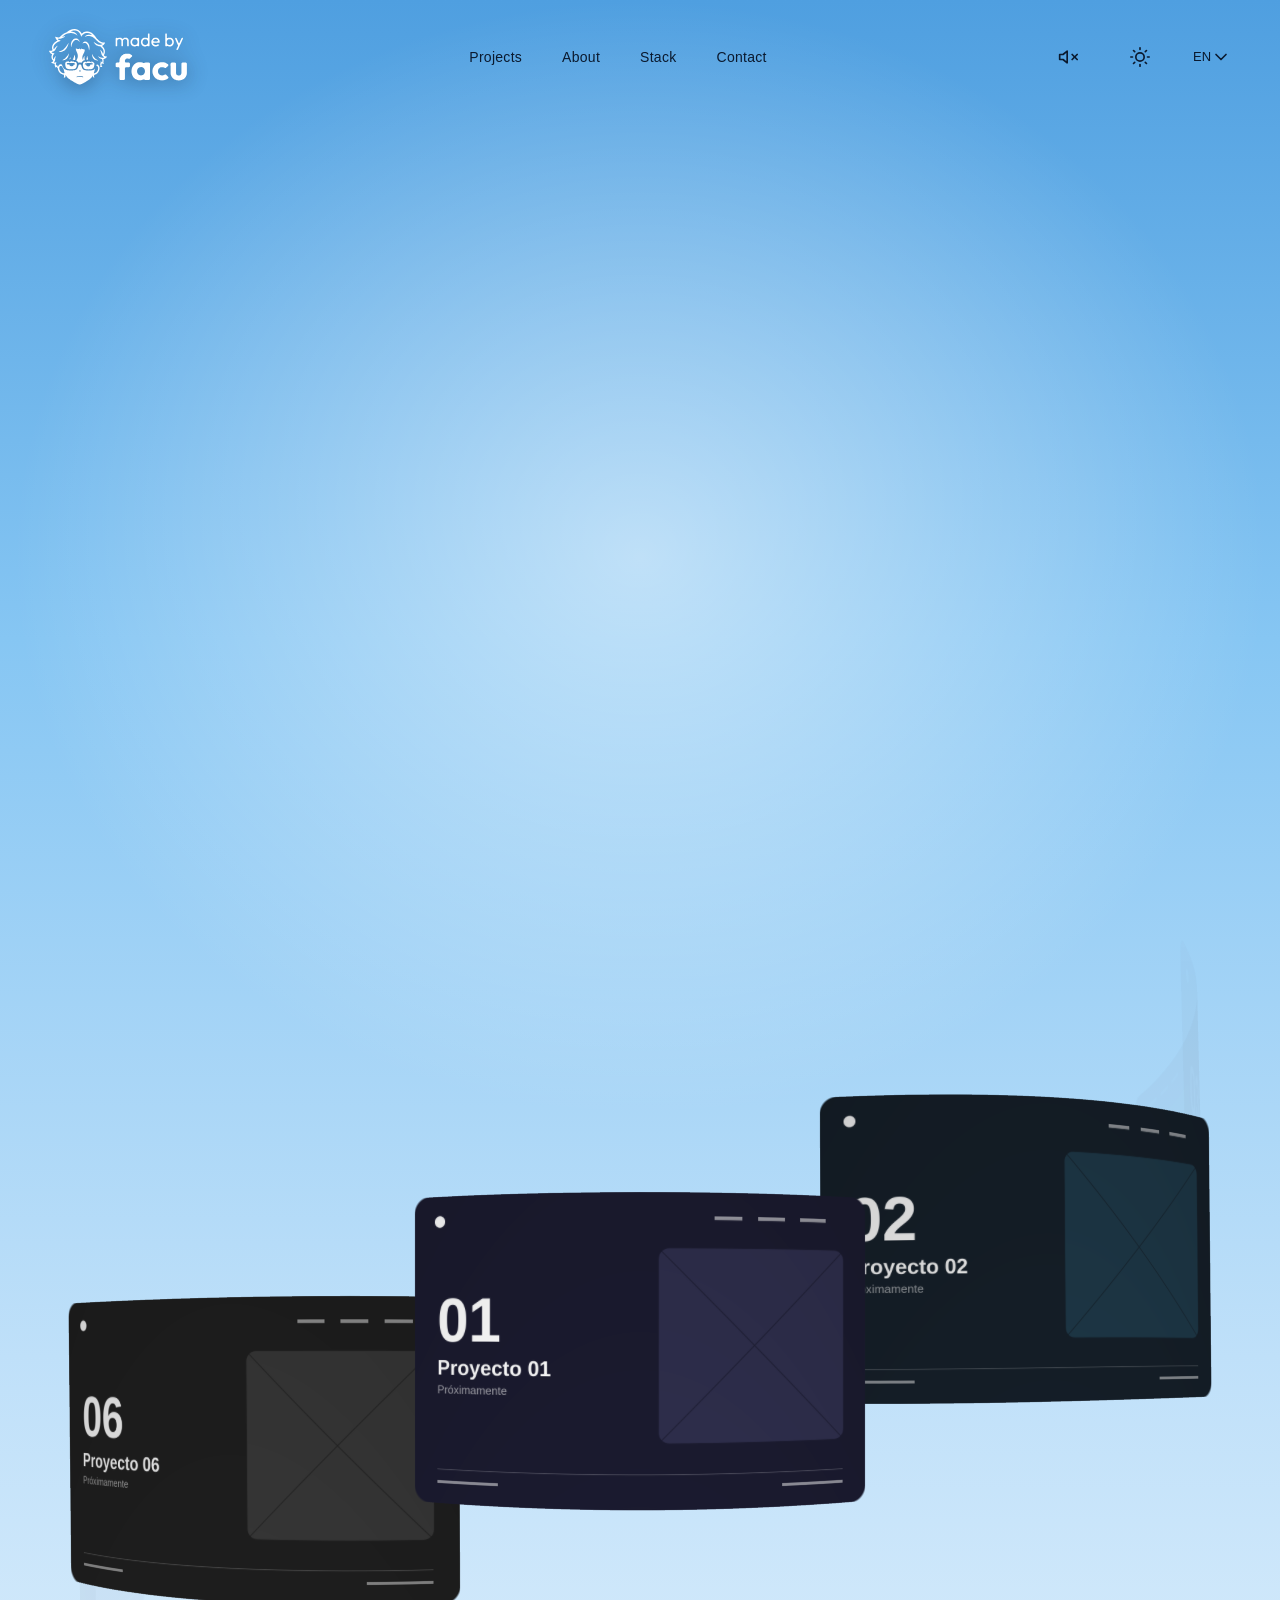
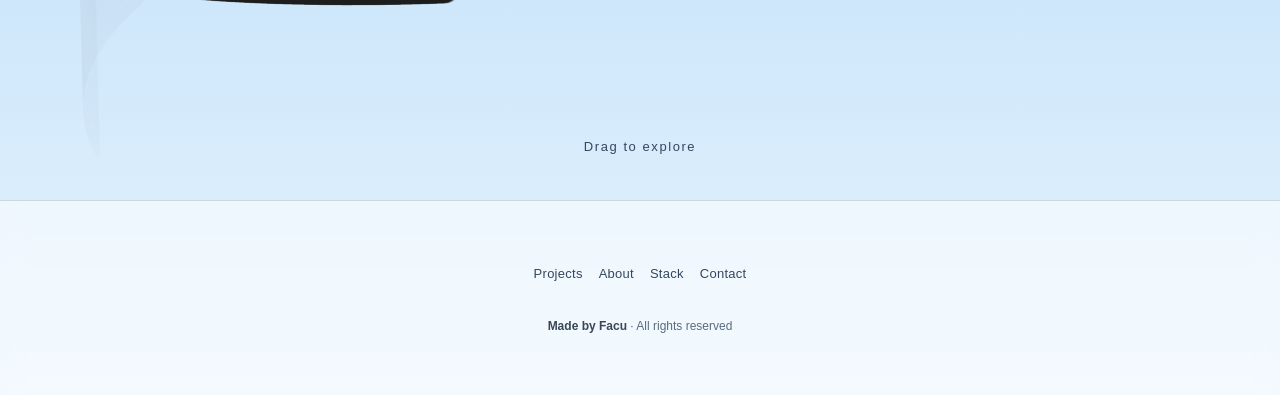
<file: index.html>
<!doctype html>
<html lang="es" class="no-js" data-page="home">
<head>
  <meta charset="utf-8">
  <meta name="viewport" content="width=device-width, initial-scale=1">
  <title>Facundo Cabrera — Estudiante de programación | Portafolio</title>
  <meta name="description" content="Portafolio de Facundo Cabrera, estudiante de programación: proyectos web, stack tecnológico y contacto.">
  <meta name="theme-color" content="#0a0a0a">
  <meta property="og:type" content="website">
  <meta property="og:site_name" content="Facundo Cabrera">
  <meta property="og:title" content="Facundo Cabrera — Estudiante de programación | Portafolio">
  <meta property="og:description" content="Portafolio de Facundo Cabrera, estudiante de programación: proyectos web, stack tecnológico y contacto.">
  <meta property="og:image" content="https://facucabrerautn-maker.github.io/mi-portafolio/assets/og-image.jpg">
  <meta property="og:locale" content="es_AR">
  <meta name="twitter:card" content="summary_large_image">
  <link rel="icon" href="assets/favicon.png" type="image/png">
  <script>document.documentElement.className = 'js';</script>
  <script src="js/layout.js"></script>
  <link rel="stylesheet" href="css/styles.css">
</head>
<body>
  <site-loader></site-loader>
  <site-header></site-header>

  <main id="inicio" tabindex="-1">

    <!-- Cielo unificado: estrellas (oscuro) / nubes (claro) — js/sky.js -->
    <canvas class="site-sky" id="sky" aria-hidden="true"></canvas>

    <section class="home" aria-labelledby="titulo-inicio">

      <h1 class="sr-only" id="titulo-inicio">Facundo Cabrera — Estudiante de programación</h1>

      <div class="home__content">
        <div class="home__ornament" aria-hidden="true">
          <svg viewBox="0 0 24 24" focusable="false"><path fill="currentColor" d="M12 0c.7 6.4 4.6 10.3 12 12-7.4 1.7-11.3 5.6-12 12-.7-6.4-4.6-10.3-12-12C7.4 10.3 11.3 6.4 12 0z"/></svg>
        </div>
        <p class="home__message" data-i18n="home.message">Si tenés una idea en mente o querés que <em>trabajemos juntos</em>, me encantará escucharte.</p>
      </div>

      <!-- Personaje acostado en una isla flotante: recorte con transparencia, abajo a la derecha -->
      <figure class="home__character">
        <img src="assets/personaje-acostado.webp" width="1400" height="788" decoding="async"
             alt="Ilustración 3D de Facu acostado sobre una isla flotante de pasto, con anteojos y remera negra, mirando el cielo">
      </figure>
    </section>

    <!-- Proyectos: carrete 3D. Los proyectos se editan en js/projects-data.js -->
    <section class="work" id="proyectos" data-i18n-label="nav.projects" aria-label="Proyectos">
      <canvas class="work__canvas" id="reel" tabindex="0" role="group" data-i18n-label="a11y.reel" aria-label="Carrete de proyectos"></canvas>
      <ul class="work__grid" id="reel-fallback" hidden></ul>
      <p class="work__hint" id="reel-hint" data-i18n="home.hint">Arrastrá para explorar</p>
      <p class="sr-only" id="reel-live" aria-live="polite"></p>
    </section>

    <site-footer></site-footer>

  </main>

  <script src="js/i18n.js"></script>
  <script src="assets/logo-paths.js"></script>
  <script src="js/loader.js"></script>
  <script src="js/sky.js"></script>
  <script src="js/projects-data.js"></script>
  <script src="js/projects-reel.js"></script>
  <script src="js/site-header.js"></script>
</body>
</html>
</file>
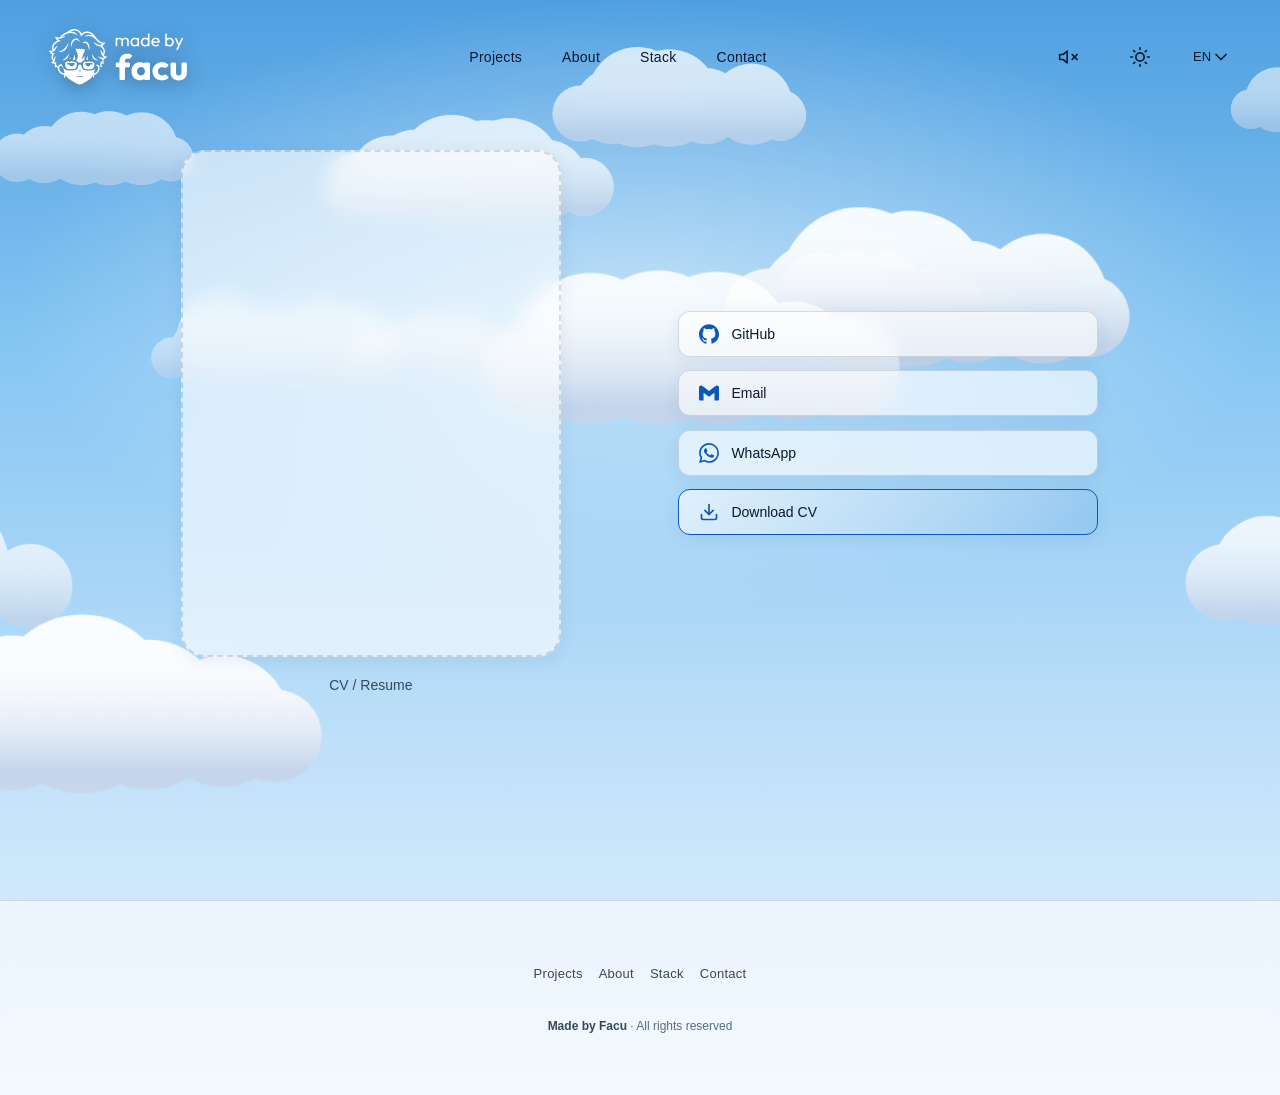
<file: contacto.html>
<!doctype html>
<html lang="es" class="no-js" data-page="contact">
<head>
  <meta charset="utf-8">
  <meta name="viewport" content="width=device-width, initial-scale=1">
  <title>Contacto — Facundo Cabrera</title>
  <meta name="description" content="Contactá a Facundo Cabrera: GitHub, email y WhatsApp.">
  <meta name="theme-color" content="#0a0a0a">
  <meta property="og:type" content="website">
  <meta property="og:site_name" content="Facundo Cabrera">
  <meta property="og:title" content="Contacto — Facundo Cabrera">
  <meta property="og:description" content="Contactá a Facundo Cabrera: GitHub, email y WhatsApp.">
  <meta property="og:image" content="https://facucabrerautn-maker.github.io/mi-portafolio/assets/og-image.jpg">
  <meta property="og:locale" content="es_AR">
  <meta name="twitter:card" content="summary_large_image">
  <link rel="icon" href="assets/favicon.png" type="image/png">
  <script>document.documentElement.className = 'js';</script>
  <script src="js/layout.js"></script>
  <link rel="stylesheet" href="css/styles.css">
</head>
<body>
  <site-loader></site-loader>
  <site-header></site-header>

  <main id="contacto" tabindex="-1">

    <!-- Cielo unificado: estrellas (oscuro) / nubes (claro) — js/sky.js -->
    <canvas class="site-sky" id="sky" aria-hidden="true"></canvas>

    <!-- Contacto -->
    <section class="contact-page" aria-labelledby="contact-title">
      <div class="contact-page__inner">
        <h1 class="sr-only" id="contact-title" data-i18n="contact.title">Contacto</h1>
        <div class="contact-page__layout">
          <!-- Lado izquierdo: placeholder CV -->
          <div class="contact-page__cv-placeholder" aria-hidden="true">
            <div class="contact-page__cv-image">
              <!-- Aquí irá el PNG del CV -->
            </div>
            <span class="contact-page__cv-label" data-i18n="contact.cvLabel">CV / Curriculum</span>
          </div>

          <!-- Lado derecho: cápsulas de contacto en pila -->
          <div class="contact-page__actions" data-i18n-label="a11y.contactMethods" aria-label="Métodos de contacto">
            <div class="contact-page__links">
              <!-- Se llena dinámicamente desde js/contact-page.js -->
            </div>
            <!-- Cápsula extra: Descargar CV (placeholder) -->
            <a class="contact-page__link contact-page__link--cv" href="#" data-i18n-label="contact.downloadCv" aria-label="Descargar CV">
              <span class="contact-page__icon" aria-hidden="true">
                <svg viewBox="0 0 24 24" fill="none" stroke="currentColor" stroke-width="2" stroke-linecap="round" stroke-linejoin="round"><path d="M21 15v4a2 2 0 0 1-2 2H5a2 2 0 0 1-2-2v-4"/><polyline points="7 10 12 15 17 10"/><line x1="12" y1="15" x2="12" y2="3"/></svg>
              </span>
              <span class="contact-page__text" data-i18n="contact.downloadCv">Descargar CV</span>
            </a>
          </div>
        </div>
      </div>
    </section>

    <site-footer></site-footer>

  </main>

  <script src="js/i18n.js"></script>
  <script src="js/icons.js"></script>
  <script src="assets/logo-paths.js"></script>
  <script src="js/loader.js"></script>
  <script src="js/sky.js"></script>
  <script src="js/contact-page.js"></script>
  <script src="js/site-header.js"></script>
</body>
</html>
</file>
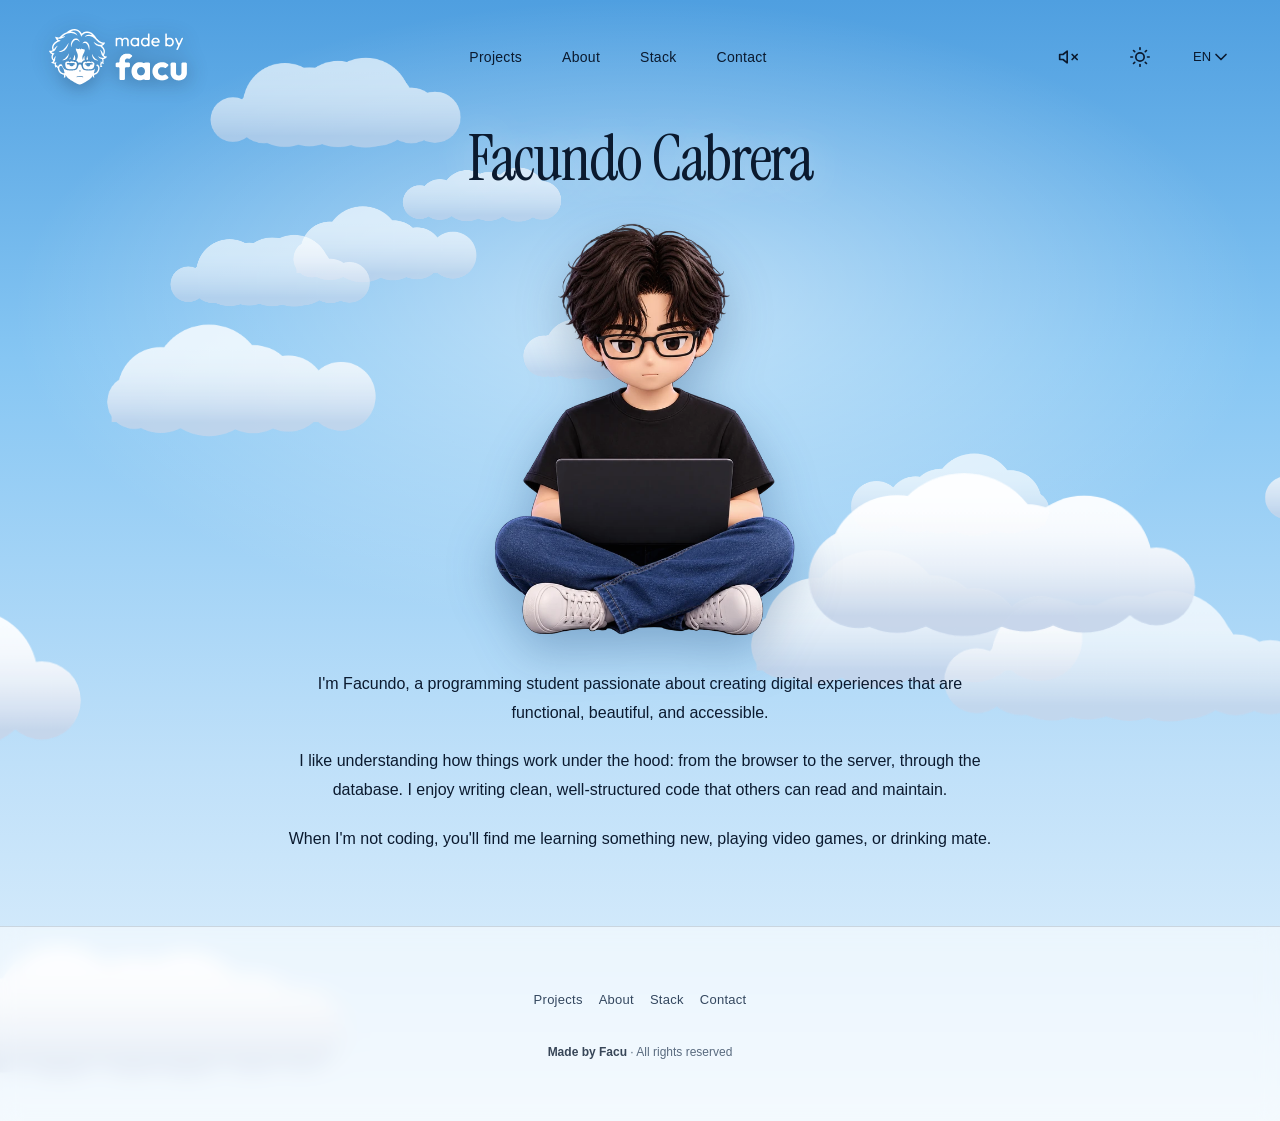
<file: sobre-mi.html>
<!doctype html>
<html lang="es" class="no-js" data-page="about">
<head>
  <meta charset="utf-8">
  <meta name="viewport" content="width=device-width, initial-scale=1">
  <title>Sobre mí — Facundo Cabrera</title>
  <meta name="description" content="Facundo Cabrera, estudiante de programación apasionado por crear experiencias digitales funcionales, bonitas y accesibles.">
  <meta name="theme-color" content="#0a0a0a">
  <meta property="og:type" content="website">
  <meta property="og:site_name" content="Facundo Cabrera">
  <meta property="og:title" content="Sobre mí — Facundo Cabrera">
  <meta property="og:description" content="Facundo Cabrera, estudiante de programación apasionado por crear experiencias digitales funcionales, bonitas y accesibles.">
  <meta property="og:image" content="https://facucabrerautn-maker.github.io/mi-portafolio/assets/og-image.jpg">
  <meta property="og:locale" content="es_AR">
  <meta name="twitter:card" content="summary_large_image">
  <link rel="icon" href="assets/favicon.png" type="image/png">
  <script>document.documentElement.className = 'js';</script>
  <script src="js/layout.js"></script>
  <link rel="stylesheet" href="css/styles.css">
</head>
<body>
  <site-loader></site-loader>
  <site-header></site-header>

  <main id="sobre-mi" tabindex="-1">

    <!-- Cielo unificado: estrellas (oscuro) / nubes (claro) — js/sky.js -->
    <canvas class="site-sky" id="sky" aria-hidden="true"></canvas>

    <!-- Sobre mí: columna centrada con nombre, personaje y texto -->
    <section class="about-page" aria-labelledby="about-title">
      <div class="about-page__inner">
        <div class="about-page__layout">
          <h1 id="about-title" class="about-page__name">Facundo Cabrera</h1>
          <figure class="about-page__character">
            <img src="assets/personaje-sentado.webp" width="720" height="748" decoding="async"
                 alt="Ilustración 3D de Facu sentado con las piernas cruzadas, con anteojos y remera negra, usando una laptop">
          </figure>
          <div class="about-page__text-wrapper" data-i18n="about.content">
            <p>Soy Facundo, estudiante de programación apasionado por crear experiencias digitales que sean funcionales, bonitas y accesibles.</p><p>Me gusta entender cómo funcionan las cosas por dentro: desde el navegador hasta el servidor, pasando por la base de datos. Disfruto escribir código limpio, bien estructurado y que otros puedan leer y mantener.</p><p>Cuando no estoy programando, me encontrarás aprendiendo algo nuevo, jugando videojuegos o tomando mate.</p>
          </div>
        </div>
      </div>
    </section>

    <site-footer></site-footer>

  </main>

  <script src="js/i18n.js"></script>
  <script src="assets/logo-paths.js"></script>
  <script src="js/loader.js"></script>
  <script src="js/sky.js"></script>
  <script src="js/site-header.js"></script>
</body>
</html>
</file>
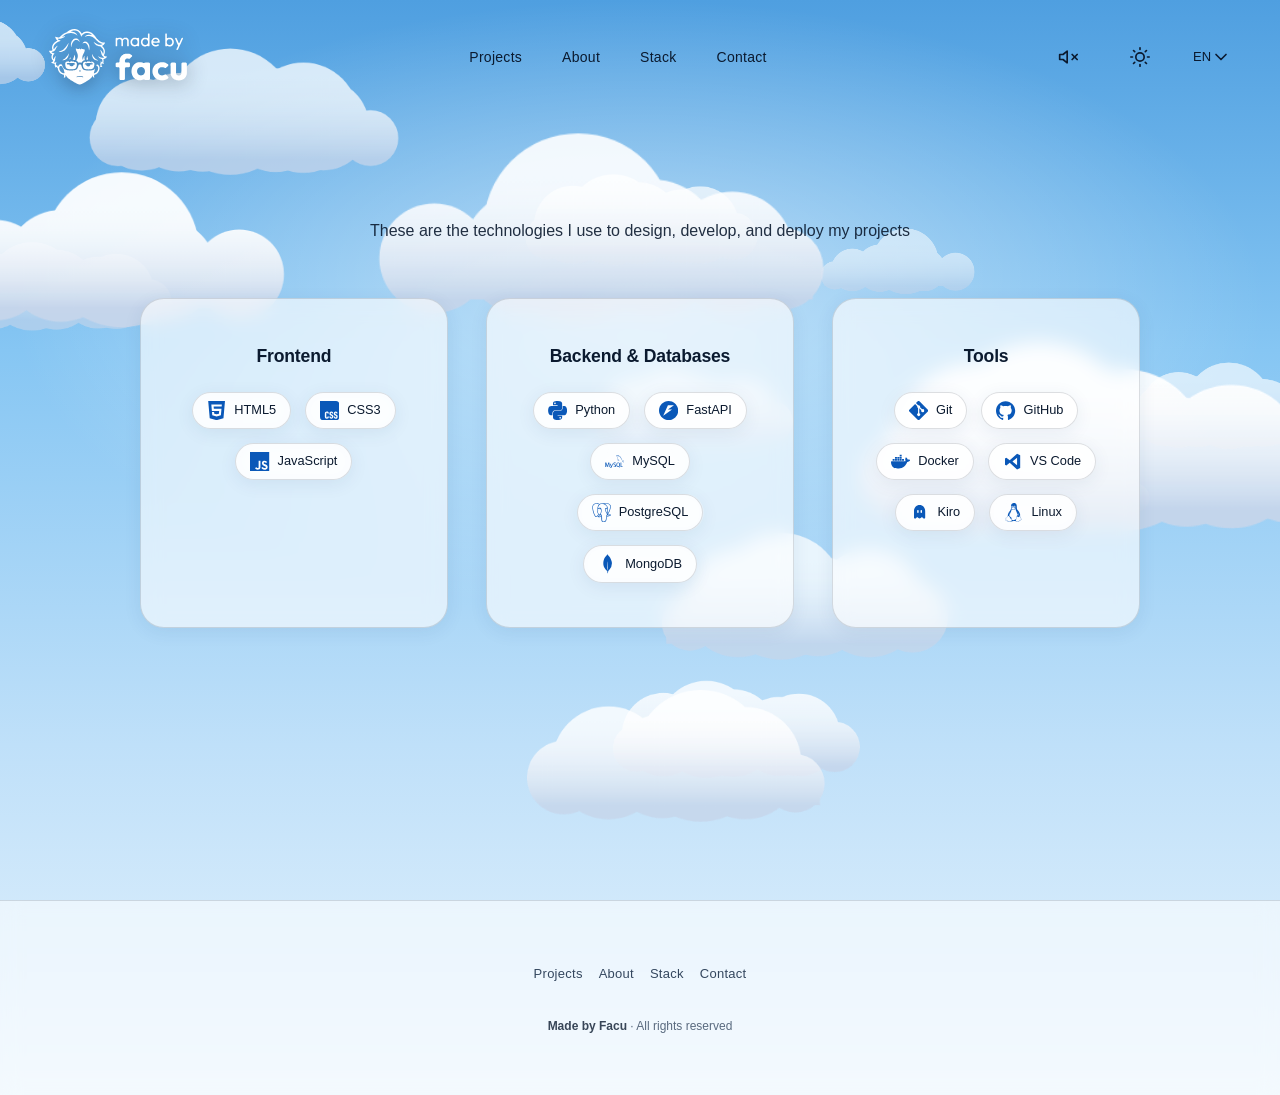
<file: stack.html>
<!doctype html>
<html lang="es" class="no-js" data-page="stack">
<head>
  <meta charset="utf-8">
  <meta name="viewport" content="width=device-width, initial-scale=1">
  <title>Stack tecnológico — Facundo Cabrera</title>
  <meta name="description" content="Tecnologías que uso habitualmente: frontend, backend y bases de datos, y herramientas de desarrollo.">
  <meta name="theme-color" content="#0a0a0a">
  <meta property="og:type" content="website">
  <meta property="og:site_name" content="Facundo Cabrera">
  <meta property="og:title" content="Stack tecnológico — Facundo Cabrera">
  <meta property="og:description" content="Tecnologías que uso habitualmente: frontend, backend y bases de datos, y herramientas de desarrollo.">
  <meta property="og:image" content="https://facucabrerautn-maker.github.io/mi-portafolio/assets/og-image.jpg">
  <meta property="og:locale" content="es_AR">
  <meta name="twitter:card" content="summary_large_image">
  <link rel="icon" href="assets/favicon.png" type="image/png">
  <script>document.documentElement.className = 'js';</script>
  <script src="js/layout.js"></script>
  <link rel="stylesheet" href="css/styles.css">
</head>
<body>
  <site-loader></site-loader>
  <site-header></site-header>

  <main id="stack" tabindex="-1">

    <!-- Cielo unificado: estrellas (oscuro) / nubes (claro) — js/sky.js -->
    <canvas class="site-sky" id="sky" aria-hidden="true"></canvas>

    <!-- Stack / Habilidades -->
    <section class="stack-page" aria-labelledby="stack-title">
      <div class="stack-page__inner">
        <h1 class="sr-only" id="stack-title" data-i18n="stack.title">Stack tecnológico</h1>
        <div class="stack-page__categories">
          <!-- Se llena dinámicamente desde js/stack-data.js -->
        </div>
      </div>
    </section>

    <site-footer></site-footer>

  </main>

  <script src="js/i18n.js"></script>
  <script src="js/icons.js"></script>
  <script src="assets/logo-paths.js"></script>
  <script src="js/loader.js"></script>
  <script src="js/sky.js"></script>
  <script src="js/stack-data.js"></script>
  <script src="js/stack-renderer.js"></script>
  <script src="js/site-header.js"></script>
</body>
</html>
</file>
<file: css/styles.css>
/* ==========================================================================
   Base
   ========================================================================== */
:root {
  /* Dark mode (por defecto) */
  --bg: #0a0a0a;
  --bg-elevated: #111111;
  --fg: #f4f4f2;
  --muted: #8d8d89;
  --accent: #75DCFF;
  --accent-rgb: 117, 220, 255;
  --accent-dim: rgba(117, 220, 255, 0.15);
  --border: rgba(255, 255, 255, 0.12);
  --border-strong: rgba(255, 255, 255, 0.2);
  --card-bg: rgba(255, 255, 255, 0.03);
  --card-hover: rgba(255, 255, 255, 0.06);
  --shadow: rgba(0, 0, 0, 0.4);
  --ease: cubic-bezier(0.37, 0, 0.63, 1); /* easeInOutSine */
}

/* Light mode variables - se aplican con clase .light-mode en <html>.
   Cielo diurno azul: el texto es oscuro (#0b1a2f) y las tarjetas son cristal blanco,
   así el contraste se mantiene alto sobre cualquier parte del degradé. */
html.light-mode {
  --bg: #dcecfb;
  --bg-elevated: #ffffff;
  --fg: #0b1a2f;
  --muted: #34475f;
  --accent: #0a58b8;
  --accent-rgb: 10, 88, 184;
  --accent-dim: rgba(10, 88, 184, 0.12);
  --border: rgba(11, 26, 47, 0.14);
  --border-strong: rgba(11, 26, 47, 0.26);
  --card-bg: rgba(255, 255, 255, 0.62);
  --card-hover: rgba(255, 255, 255, 0.82);
  --shadow: rgba(20, 60, 110, 0.18);
  color-scheme: light;
}

/* Portada en modo claro */
html.light-mode .home__ornament {
  color: var(--accent);
}
html.light-mode .home__ornament svg {
  filter: drop-shadow(0 0 8px rgba(255, 255, 255, 0.8));
}
html.light-mode .home__message {
  color: var(--fg);
  text-shadow: 0 1px 28px rgba(255, 255, 255, 0.6);
}
html.light-mode .home__message em {
  color: var(--accent);
}

html.light-mode .site-header__btn {
  color: var(--fg);
}

/* Logo siempre blanco: en modo claro se apoya en el cielo azul y una sombra suave */
html.light-mode .loader {
  background: linear-gradient(to bottom, #4f9fe0, #86c6f3);
}
html.light-mode .loader__logo,
html.light-mode .site-header__logo {
  filter: drop-shadow(0 2px 10px rgba(11, 26, 47, 0.45));
}

html.light-mode .loader__skip {
  border-color: var(--border);
}
html.light-mode .loader__skip:hover {
  border-color: var(--border-strong);
}

*,
*::before,
*::after {
  box-sizing: border-box;
}

html {
  color-scheme: dark;
  -webkit-text-size-adjust: 100%;
  scroll-behavior: smooth;
}

@media (prefers-reduced-motion: reduce) {
  html {
    scroll-behavior: auto;
  }
}

/* Fondo oscuro único para TODAS las páginas (portada + proyectos incluidos):
   azul profundo en el centro → casi negro en los bordes. */
#inicio {
  outline: none;
}

#inicio,
#sobre-mi,
#stack,
#contacto {
  position: relative;
  background:
    radial-gradient(rgba(255, 255, 255, 0.02) 0.5px, transparent 0.7px) 0 0 / 8px 8px,
    radial-gradient(
      ellipse 85% 60% at 50% 35%,
      #1a3a5c 0%, #14304a 15%, #0e2638 30%, #0a1e2e 45%, #071824 60%,
      #05121a 75%, #030c12 85%, #02080c 95%, #010406 100%
    ),
    var(--bg);
}

/* Modo claro: un único cielo diurno para TODAS las páginas.
   Cenit azul → horizonte casi blanco, más un halo luminoso detrás del contenido. */
html.light-mode #inicio,
html.light-mode #sobre-mi,
html.light-mode #stack,
html.light-mode #contacto {
  background:
    radial-gradient(ellipse 70% 40% at 50% 28%, rgba(255, 255, 255, 0.5) 0%, transparent 70%),
    linear-gradient(to bottom, #4f9fe0 0%, #86c6f3 32%, #bfe0f9 68%, #e6f3fd 100%),
    var(--bg);
}

body {
  margin: 0;
  min-height: 100vh;
  min-height: 100dvh;
  background: var(--bg);
  color: var(--fg);
  font-family: "Inter", "Helvetica Neue", Arial, system-ui, sans-serif;
  line-height: 1.5;
  -webkit-font-smoothing: antialiased;
}

/* Mientras se muestra la pantalla de carga no se puede hacer scroll */
.js body:not(.is-ready) {
  overflow: hidden;
}

.sr-only {
  position: absolute;
  width: 1px;
  height: 1px;
  margin: -1px;
  padding: 0;
  overflow: hidden;
  clip: rect(0, 0, 0, 0);
  white-space: nowrap;
  border: 0;
}

/* ==========================================================================
   Pantalla de carga
   ========================================================================== */
.loader {
  display: none;
  position: fixed;
  inset: 0;
  z-index: 1000;
  align-items: center;
  justify-content: center;
  background: var(--bg);
  opacity: 1;
  transition: opacity 600ms var(--ease);
  /* Red de seguridad: si algo falla, el loader se oculta solo */
  animation: loader-failsafe 1ms linear 15s forwards;
}

.js .loader {
  display: flex;
}

.loader.is-leaving {
  opacity: 0;
  pointer-events: none;
}

@keyframes loader-failsafe {
  to {
    opacity: 0;
    visibility: hidden;
    pointer-events: none;
  }
}

.loader__stage {
  display: flex;
  align-items: center;
  justify-content: center;
  width: 100%;
}

/* Logo + texto: un único dibujo centrado */
.loader__logo {
  display: block;
  width: clamp(300px, 64vw, 820px);
  max-width: 90vw;
  height: auto;
  overflow: visible;
}

@media (max-width: 600px) {
  .loader__logo {
    width: 88vw;
  }
}

/* Contornos que se dibujan */
.loader__logo .stroke {
  fill: none;
  stroke: #fff;
  stroke-width: 4;
  stroke-linecap: round;
  stroke-linejoin: round;
  stroke-dasharray: var(--len);
  stroke-dashoffset: var(--len);
  opacity: 0;
}

@media (max-width: 600px) {
  .loader__logo .stroke {
    stroke-width: 6;
  }
}

.is-playing .stroke {
  animation: draw var(--dur) var(--ease) var(--delay) both;
}

@keyframes draw {
  0% {
    stroke-dashoffset: var(--len);
    opacity: 0;
  }
  1% {
    opacity: 1;
  }
  100% {
    stroke-dashoffset: 0;
    opacity: 1;
  }
}

/* Relleno que aparece cuando todos los contornos terminaron */
.loader__logo .fill {
  fill: #fff;
  fill-rule: evenodd;
  opacity: 0;
}

.is-playing .fill {
  animation: fade-in 700ms var(--ease) var(--t-fill) both;
}

.is-playing .outline {
  animation: fade-out 700ms var(--ease) var(--t-fill) both;
}

@keyframes fade-in {
  from { opacity: 0; }
  to   { opacity: 1; }
}

@keyframes fade-out {
  from { opacity: 1; }
  to   { opacity: 0; }
}

/* Movimiento reducido: dibujo completo, sin animar */
.loader.is-static .fill {
  opacity: 1;
}

.loader.is-static .outline {
  display: none;
}

/* Botón para saltar la intro */
.loader__skip {
  position: absolute;
  right: clamp(16px, 3vw, 32px);
  bottom: clamp(16px, 3vw, 32px);
  padding: 0.5rem 0.9rem;
  font: inherit;
  font-size: 0.8125rem;
  letter-spacing: 0.08em;
  color: var(--muted);
  background: transparent;
  border: 1px solid var(--border);
  border-radius: 999px;
  cursor: pointer;
  transition: color 0.2s, border-color 0.2s;
}

.loader__skip:hover {
  color: var(--fg);
  border-color: var(--border-strong);
}

.loader__skip:focus-visible {
  color: var(--fg);
  outline: 2px solid var(--fg);
  outline-offset: 3px;
}

@media (prefers-reduced-motion: reduce) {
  .loader {
    transition: none;
  }
}

/* ==========================================================================
   Inicio (portada): mensaje centrado + personaje abajo a la derecha
   ========================================================================== */
@font-face {
  font-family: "Instrument Serif";
  src: url("../assets/fonts/instrument-serif-regular.woff") format("woff");
  font-weight: 400;
  font-style: normal;
  font-display: swap;
}

@font-face {
  font-family: "Instrument Serif";
  src: url("../assets/fonts/instrument-serif-italic.woff") format("woff");
  font-weight: 400;
  font-style: italic;
  font-display: swap;
}

.home {
  /* el fondo azul viene del <main> (ver #inicio) */
  position: relative;
  display: grid;
  place-items: center;          /* el mensaje queda en el centro exacto de la pantalla */
  min-height: 100vh;
  min-height: 100dvh;
  padding: 0 clamp(20px, 6vw, 80px);
  /* overflow: hidden eliminado: el cielo es un canvas absoluto (.site-sky).
     Así el fondo degradado de #inicio se ve continuo sin corte brusco. */
  outline: none;
}

/* Cielo estrellado continuo: cubre TODO el #inicio (portada + proyectos).
   Va en el main, no en .home, para que sea un fondo único sin costuras. */
.site-sky {
  position: absolute;
  inset: 0;
  z-index: 0;
  width: 100%;
  height: 100%;
  pointer-events: none;
  /* Sin máscara: las estrellas siguen hasta el final de la página */
}

.home__content {
  position: relative;
  z-index: 2;
  display: flex;
  flex-direction: column;
  align-items: center;
  text-align: center;
}

/* Destello de cuatro puntas sobre el texto */
.home__ornament {
  width: clamp(18px, 1.7vw, 26px);
  margin-bottom: clamp(1rem, 2.4vw, 1.75rem);
  color: #ffe7ad;
}

.home__ornament svg {
  display: block;
  width: 100%;
  height: auto;
  filter: drop-shadow(0 0 8px rgba(255, 214, 130, 0.75));
  animation: ornament-pulse 4.5s ease-in-out infinite;
}

@keyframes ornament-pulse {
  0%, 100% { transform: scale(1) rotate(0deg); opacity: 0.95; }
  50%      { transform: scale(0.82) rotate(8deg); opacity: 0.6; }
}

.home__message {
  max-width: 15em;
  margin: 0;
  font-family: "Instrument Serif", "Cormorant Garamond", Georgia, "Times New Roman", serif;
  font-size: clamp(2rem, 1rem + 3.4vw, 4.25rem);
  font-weight: 400;
  line-height: 1.08;
  letter-spacing: -0.012em;
  color: #f6f3ec;
  text-wrap: balance;
  text-shadow: 0 2px 40px rgba(3, 14, 42, 0.6);
}

/* La frase importante en cursiva y con el tono cálido de las estrellas */
.home__message em {
  font-style: italic;
  color: #ffe7ad;
  text-shadow: 0 0 32px rgba(255, 205, 110, 0.38), 0 2px 40px rgba(3, 14, 42, 0.6);
}

/* Personaje: pegado a la esquina inferior derecha.
   Fade sutil SOLO en el borde izquierdo (césped→cielo), personaje 100% visible. */
.home__character {
  position: absolute;
  right: clamp(8px, 3vw, 56px);
  bottom: clamp(8px, 2vh, 24px);   /* la isla flotante queda ENTERA dentro de la portada: sin cortes al scrollear */
  z-index: 1;
  width: min(40vw, 560px);
  margin: 0;
  pointer-events: none;
  animation: island-float 7s ease-in-out infinite;
}
@keyframes island-float {
  0%, 100% { transform: translateY(0); }
  50% { transform: translateY(-10px); }
}
.home__character img {
  display: block;
  width: 100%;
  height: auto;
}

/* Aparecen con un fundido suave cuando termina la intro: primero el cielo, después el texto */

.js .home__ornament,
.js .home__message,
.js .home__character img {
  opacity: 0;
}

.js .home__message {
  transform: translateY(18px);
  filter: blur(8px);
}

.is-ready .home__ornament {
  opacity: 1;
  transition: opacity 1000ms var(--ease) 250ms;
}

.is-ready .home__message {
  opacity: 1;
  transform: none;
  filter: none;
  transition: opacity 1300ms var(--ease) 450ms, transform 1300ms var(--ease) 450ms, filter 1300ms var(--ease) 450ms;
}

.is-ready .home__character img {
  opacity: 1;
  transition: opacity 1400ms var(--ease) 700ms;
}

@media (max-width: 860px) {
  .home__character {
    width: min(80vw, 560px);
  }
}

@media (max-width: 600px) {
  .home__character {
    width: 92vw;
    right: 4vw;
  }
}

@media (prefers-reduced-motion: reduce) {
  .home__character {
    animation: none;
  }

  .js .home__message {
    transform: none;
    filter: none;
  }

  
  .is-ready .home__ornament,
  .is-ready .home__message,
  .is-ready .home__character img {
    transition: none;
  }

  .home__ornament svg {
    animation: none;
  }
}

/* ==========================================================================
   Stack / Habilidades
   ========================================================================== */
.stack {
  position: relative;
  padding: clamp(80px, 12vh, 120px) clamp(20px, 6vw, 80px);
  background: transparent;
}

@media (max-width: 600px) {
  .stack {
    padding: clamp(60px, 10vh, 96px) clamp(16px, 5vw, 32px);
  }

  

  

  
}

/* ==========================================================================
   Proyectos (carrete 3D)
   ========================================================================== */
.work {
  position: relative;
  min-height: 100vh;
  min-height: 100dvh;
  padding-top: clamp(80px, 12vh, 120px);  /* espacio para header fijo */
  /* El anclaje deja la sección completa en pantalla; la cabecera se apoya en el padding-top de arriba. */
  scroll-margin-top: 0;
  /* overflow: hidden eliminado: el canvas ya es position:absolute inset:0,
     y el fondo degradado continuo viene de #inicio (main). Así no hay corte. */
}

/* El canvas del carrete queda encima (z-index: 1 por defecto).
   Fondo transparente obligatorio para que se vea el cielo estrellado (.site-sky, z-index: 0) de fondo. */
.work__canvas {
  position: absolute;
  inset: 0;
  z-index: 1;
  width: 100%;
  height: 100%;
  background: transparent !important;  /* fuerza transparencia por si el clearColor falla */
  /* Fundido en los bordes superior/inferior: las tarjetas no se cortan en seco entre secciones */
  -webkit-mask-image: linear-gradient(to bottom, transparent 0, #000 9%, #000 91%, transparent 100%);
  mask-image: linear-gradient(to bottom, transparent 0, #000 9%, #000 91%, transparent 100%);
  cursor: grab;
  touch-action: pan-y;
  user-select: none;
  -webkit-user-select: none;
  outline: none;
}

.work__canvas.is-dragging {
  cursor: grabbing;
}

.work__canvas:focus-visible {
  outline: 2px solid var(--fg);
  outline-offset: -8px;
}

.work__hint {
  position: absolute;
  left: 50%;
  bottom: clamp(20px, 5vh, 44px);
  z-index: 2;
  margin: 0;
  transform: translateX(-50%);
  font-size: 0.8125rem;
  letter-spacing: 0.12em;
  white-space: nowrap;
  color: var(--muted);
  pointer-events: none;
  transition: opacity 0.5s var(--ease);
}

.work__hint.is-hidden {
  opacity: 0;
}

/* Alternativa sin WebGL: grilla estática */
.work.is-fallback {
  display: flex;
  flex-direction: column;
  align-items: center;
  gap: 2.5rem;
  padding: clamp(48px, 10vh, 96px) clamp(20px, 6vw, 80px);
}

.work__grid {
  display: grid;
  grid-template-columns: repeat(auto-fit, minmax(240px, 1fr));
  gap: 1.5rem;
  width: 100%;
  max-width: 72rem;
  margin: 0;
  padding: 0;
  list-style: none;
}

.work__grid[hidden] {
  display: none;
}

.work__card a,
.work__card div {
  display: block;
  color: inherit;
  text-decoration: none;
}

.work__card img {
  display: block;
  width: 100%;
  aspect-ratio: 3 / 2;
  object-fit: cover;
  border-radius: 14px;
}

.work__card h3 {
  margin: 0.75rem 0 0;
  font-size: 1.05rem;
}

.work__card p {
  margin: 0.15rem 0 0;
  font-size: 0.875rem;
  color: var(--muted);
}

/* ==========================================================================
   Páginas separadas: Sobre mí, Stack, Contacto
   ========================================================================== */

/* Base común para páginas interiores */
.about-page,
.stack-page,
.contact-page {
  position: relative;
  min-height: 100vh;
  min-height: 100dvh;
  padding: clamp(80px, 12vh, 120px) clamp(20px, 6vw, 80px) clamp(80px, 10vh, 120px);
  background: transparent;  /* usa el fondo de main (estrellas + degradado) */
  display: flex;
  align-items: flex-start;
  justify-content: center;
}

/* Stack: centrar contenido verticalmente (intro + grid) */
.stack-page {
  align-items: center;
  padding-bottom: clamp(120px, 18vh, 180px);  /* espacio extra para footer */
}

/* Contacto: centrar contenido verticalmente (CV placeholder + actions) */
.contact-page {
  align-items: center;
  padding-bottom: clamp(120px, 18vh, 180px);  /* espacio extra para footer */
}

/* Sobre mí: ajuste de padding ya que el layout interno maneja el espaciado */
.about-page {
  padding-top: clamp(60px, 10vh, 100px);
  padding-bottom: clamp(60px, 8vh, 100px);
}

.about-page__inner,
.stack-page__inner,
.contact-page__inner {
  width: 100%;
  max-width: 1000px;
  margin: 0 auto;
}

/* --- Sobre mí (página): todo centrado en una sola columna: nombre, personaje y texto --- */
.about-page__layout {
  display: flex;
  flex-direction: column;
  align-items: center;
  gap: clamp(20px, 3.5vh, 36px);
  max-width: 720px;
  margin: 0 auto;
  padding-top: clamp(20px, 4vh, 40px);
  text-align: center;
}

.about-page__name {
  margin: 0;
  font-family: "Instrument Serif", "Cormorant Garamond", Georgia, serif;
  font-size: clamp(2.5rem, 5vw, 4.5rem);
  font-weight: 400;
  line-height: 1.02;
  letter-spacing: -0.03em;
  color: var(--fg);
  text-shadow: 0 4px 60px rgba(3, 14, 42, 0.5);
}

.about-page__character {
  margin: 0;
  width: min(400px, 72vw);
  pointer-events: none;
}

.about-page__character img {
  display: block;
  width: 100%;
  height: auto;
  filter: drop-shadow(0 18px 28px rgba(0, 0, 0, 0.35));
}

.about-page__text-wrapper {
  display: flex;
  flex-direction: column;
  gap: 1.25rem;
  font-size: clamp(1rem, 1.1vw, 1.125rem);
  line-height: 1.8;
  color: var(--fg);
  text-align: center;
  text-wrap: pretty;
}

.about-page__text-wrapper p {
  margin: 0;
}

/* Modo claro */
html.light-mode .about-page__name {
  text-shadow: 0 2px 40px rgba(255, 255, 255, 0.55);
}

html.light-mode .about-page__character img {
  filter: drop-shadow(0 18px 24px rgba(20, 60, 110, 0.3));
}

/* --- Stack (página) Bent Grid --- */
.stack-page__intro {
  margin: 0 auto clamp(40px, 6vh, 60px);
  max-width: 720px;
  font-size: clamp(1rem, 1.2vw, 1.125rem);
  line-height: 1.6;
  color: var(--fg);
  opacity: 0.9;
  text-align: center;
}

.stack-page__grid {
  display: grid;
  grid-template-columns: repeat(3, 1fr);
  gap: clamp(24px, 3vw, 40px);
  max-width: 1100px;
  margin: 0 auto;
}

.stack-page__card {
  display: flex;
  flex-direction: column;
  align-items: center;
  text-align: center;
  gap: clamp(20px, 2.5vh, 28px);
  padding: clamp(28px, 3.5vw, 44px) clamp(24px, 3vw, 36px);
  background: var(--card-bg);
  border: 1px solid var(--border);
  border-radius: clamp(16px, 2vw, 24px);
  transition: all 0.3s var(--ease);
}

.stack-page__card:hover {
  border-color: var(--border-strong);
  box-shadow: 0 16px 48px var(--shadow);
  transform: translateY(-4px);
}

.stack-page__card-title {
  margin: 0;
  font-size: clamp(1.1rem, 1.3vw, 1.35rem);
  font-weight: 600;
  letter-spacing: -0.01em;
  color: var(--fg);
  text-align: center;
  width: 100%;
}

.stack-page__card-items {
  display: flex;
  flex-wrap: wrap;
  justify-content: center;
  gap: clamp(10px, 1.5vw, 14px);
  width: 100%;
}

.stack-page__badge {
  display: inline-flex;
  align-items: center;
  gap: 0.5rem;
  padding: 0.5rem 0.875rem;
  font-size: clamp(0.8rem, 0.9vw, 0.9rem);
  font-weight: 500;
  color: var(--fg);
  background: var(--bg-elevated);
  border: 1px solid var(--border);
  border-radius: 999px;
  transition: all 0.2s var(--ease);
  white-space: nowrap;
}

.stack-page__badge:hover {
  background: var(--card-hover);
  border-color: var(--accent);
  color: var(--accent);
  transform: translateY(-1px);
}

.stack-page__badge-icon {
  display: inline-flex;
  flex-shrink: 0;
  width: 1.2rem;
  height: 1.2rem;
  color: var(--accent);
}

.stack-page__badge-icon svg {
  width: 100%;
  height: 100%;
}

.stack-page__badge-text {
  line-height: 1;
}

/* Responsive Bent Grid */
@media (max-width: 1024px) {
  .stack-page__grid {
    grid-template-columns: repeat(2, 1fr);
  }
}

@media (max-width: 680px) {
  .stack-page__grid {
    grid-template-columns: 1fr;
  }

  .stack-page__card {
    padding: clamp(20px, 4vw, 28px);
  }
}

/* Light mode adjustments para stack-page */
html.light-mode .stack-page__card {
  background: var(--card-bg);
  border-color: var(--border);
}

html.light-mode .stack-page__card:hover {
  box-shadow: 0 16px 48px var(--shadow);
  border-color: var(--accent);
}

html.light-mode .stack-page__card,
html.light-mode .stack-page__badge,
html.light-mode .contact-page__link,
html.light-mode .contact-page__cv-image {
  -webkit-backdrop-filter: blur(10px);
  backdrop-filter: blur(10px);
  box-shadow: 0 4px 18px rgba(20, 60, 110, 0.08);
}

html.light-mode .stack-page__badge {
  background: rgba(255, 255, 255, 0.8);
  border-color: var(--border);
}

html.light-mode .stack-page__badge:hover {
  background: var(--card-hover);
  border-color: var(--accent);
}

/* --- Contacto (página) --- */
.contact-page__layout {
  display: grid;
  grid-template-columns: 1fr 1fr;
  gap: clamp(40px, 6vw, 80px);
  align-items: center;
  max-width: 1100px;
  margin: 0 auto;
  width: 100%;
}

/* Lado izquierdo: placeholder CV */
.contact-page__cv-placeholder {
  display: flex;
  flex-direction: column;
  align-items: center;
  gap: clamp(16px, 2vh, 24px);
}

.contact-page__cv-image {
  width: 100%;
  max-width: 380px;
  aspect-ratio: 3 / 4;
  background: var(--card-bg);
  border: 2px dashed var(--border);
  border-radius: clamp(16px, 2vw, 24px);
  display: flex;
  align-items: center;
  justify-content: center;
  color: var(--muted);
  font-size: clamp(1rem, 1.2vw, 1.125rem);
  transition: all 0.3s var(--ease);
  position: relative;
  overflow: hidden;
}

.contact-page__cv-image::before {
  content: '';
  position: absolute;
  inset: 0;
  background: linear-gradient(135deg, transparent 40%, rgba(var(--accent-rgb), 0.05) 50%, transparent 60%);
  opacity: 0;
  transition: opacity 0.3s var(--ease);
}

.contact-page__cv-image:hover {
  border-color: var(--accent);
  border-style: solid;
}

.contact-page__cv-image:hover::before {
  opacity: 1;
}

.contact-page__cv-image.has-image {
  border-style: solid;
  border-color: var(--border);
}

.contact-page__cv-image img {
  width: 100%;
  height: 100%;
  object-fit: cover;
  border-radius: calc(clamp(16px, 2vw, 24px) - 2px);
}

.contact-page__cv-label {
  font-size: clamp(0.875rem, 1vw, 1rem);
  font-weight: 500;
  color: var(--muted);
  text-align: center;
}

/* Lado derecho: acciones en pila */
.contact-page__actions {
  display: flex;
  flex-direction: column;
  gap: clamp(12px, 1.5vh, 16px);
  width: 100%;
  max-width: 420px;
}

.contact-page__links {
  display: flex;
  flex-direction: column;
  gap: clamp(10px, 1.5vh, 14px);
}

.contact-page__link {
  display: inline-flex;
  align-items: center;
  gap: 0.75rem;
  padding: 0.75rem 1.25rem;
  font-size: clamp(0.875rem, 1vw, 0.9375rem);
  font-weight: 500;
  color: var(--fg);
  background: var(--card-bg);
  border: 1px solid var(--border);
  border-radius: 12px;
  text-decoration: none;
  transition: all 0.2s var(--ease);
  width: 100%;
  justify-content: flex-start;
}

.contact-page__link:hover {
  background: var(--card-hover);
  border-color: var(--accent);
  color: var(--accent);
  transform: translateX(4px);
  box-shadow: 0 8px 24px var(--shadow);
}

.contact-page__link--cv {
  border-color: var(--accent);
  background: linear-gradient(135deg, var(--card-bg) 0%, rgba(var(--accent-rgb), 0.05) 100%);
}

.contact-page__link--cv:hover {
  background: linear-gradient(135deg, var(--card-hover) 0%, rgba(var(--accent-rgb), 0.1) 100%);
  border-color: var(--accent);
  color: var(--accent);
}

.contact-page__icon {
  display: inline-flex;
  flex-shrink: 0;
  width: 1.25rem;
  height: 1.25rem;
  color: var(--accent);
}

.contact-page__icon svg {
  width: 100%;
  height: 100%;
}

.contact-page__text {
  line-height: 1;
}

/* Responsive */
@media (max-width: 860px) {
  .contact-page__layout {
    grid-template-columns: 1fr;
    gap: clamp(30px, 5vh, 50px);
  }

  .contact-page__cv-placeholder {
    order: 2;
  }

  .contact-page__actions {
    order: 1;
    max-width: 100%;
  }

  .contact-page__cv-image {
    max-width: 100%;
  }
}

@media (max-width: 600px) {
  .contact-page__link {
    padding: 0.75rem 1rem;
    font-size: clamp(0.8125rem, 1vw, 0.875rem);
  }
}

/* Light mode adjustments para contact-page */
html.light-mode .contact-page__cv-image {
  background: var(--card-bg);
  border-color: var(--border);
}

html.light-mode .contact-page__cv-image:hover {
  border-color: var(--accent);
}

html.light-mode .contact-page__link {
  background: var(--card-bg);
  border-color: var(--border);
}

html.light-mode .contact-page__link:hover {
  background: var(--card-hover);
  box-shadow: 0 8px 24px var(--shadow);
}

html.light-mode .contact-page__link--cv {
  background: linear-gradient(135deg, var(--card-bg) 0%, rgba(var(--accent-rgb), 0.08) 100%);
  border-color: var(--accent);
}

/* Responsive para páginas interiores */
@media (max-width: 700px) {
  .about-page,
  .stack-page,
  .contact-page {
    padding: clamp(80px, 12vh, 100px) clamp(16px, 5vw, 32px) clamp(60px, 8vh, 80px);
  }

  .about-page__name {
    font-size: clamp(2.5rem, 8vw, 4rem);
  }

  .contact-page__link {
    width: 100%;
    justify-content: center;
  }
}

@media (max-width: 600px) {
  .about-page__name {
    font-size: clamp(2rem, 7vw, 3rem);
  }
}

/* ==========================================================================
   Sitio Header (fijo en la parte superior) — transparente
   ========================================================================== */
.site-header {
  position: fixed;
  top: 0;
  left: 0;
  right: 0;
  z-index: 999;
  background: transparent;
  border-bottom: none;
  transition: background 0.3s var(--ease);
}

/* Al hacer scroll la cabecera gana un fondo esmerilado para que nav y botones sigan legibles
   sobre cualquier contenido (carrete, pasto, tarjetas). */
.site-header.is-scrolled {
  background: rgba(10, 10, 10, 0.6);
  -webkit-backdrop-filter: blur(14px) saturate(1.4);
  backdrop-filter: blur(14px) saturate(1.4);
  border-bottom: 1px solid var(--border);
}
html.light-mode .site-header.is-scrolled {
  background: rgba(120, 180, 235, 0.78);
  box-shadow: 0 6px 24px var(--shadow);
}

.site-header__inner {
  max-width: 1400px;
  margin: 0 auto;
  padding: clamp(20px, 4vw, 28px) clamp(24px, 5vw, 48px);
  display: flex;
  align-items: center;
  justify-content: space-between;
  gap: clamp(24px, 4vw, 48px);
}

.site-header__brand {
  display: inline-flex;
  align-items: center;
  gap: 0.75rem;
  text-decoration: none;
  flex-shrink: 0;
}

.site-header__logo {
  width: clamp(100px, 18vw, 140px);
  height: auto;
  flex-shrink: 0;
}

/* Los trazos del logo se inyectan desde js/loader.js; sin esta regla se pintaban de negro */
.site-header__logo .logo-fill {
  fill: #fff;
  fill-rule: evenodd;
}

.site-header__nav {
  display: flex;
  gap: clamp(32px, 5vw, 48px);
  flex: 1;
  justify-content: center;
}

.site-header__list {
  display: flex;
  gap: clamp(24px, 4vw, 40px);
  margin: 0;
  padding: 0;
  list-style: none;
}

.site-header__link {
  color: var(--fg);
  text-decoration: none;
  font-size: clamp(0.875rem, 1vw, 1rem);
  font-weight: 500;
  letter-spacing: 0.02em;
  position: relative;
  transition: color 0.2s var(--ease);
}

.site-header__link::after {
  content: '';
  position: absolute;
  bottom: -4px;
  left: 0;
  width: 0;
  height: 2px;
  background: var(--fg);
  transition: width 0.2s var(--ease);
}

.site-header__link:hover {
  color: var(--muted);
}

.site-header__link:hover::after {
  width: 100%;
}

.site-header__nav .site-header__link:focus-visible {
  outline: 2px solid var(--fg);
  outline-offset: 4px;
}

.site-header__actions {
  display: flex;
  align-items: center;
  gap: clamp(20px, 3vw, 32px);
  margin-left: auto;
  flex-shrink: 0;
}

.site-header__btn {
  display: inline-flex;
  align-items: center;
  justify-content: center;
  width: 40px;
  height: 40px;
  padding: 0;
  font: inherit;
  font-size: 0.8125rem;
  background: transparent;
  border: none;
  border-radius: 50%;
  color: var(--fg);
  cursor: pointer;
  transition: color 0.2s var(--ease), background 0.2s var(--ease), transform 0.2s var(--ease);
  white-space: nowrap;
}

.site-header__btn:hover {
  color: var(--accent);
  background: transparent;
  transform: scale(1.1);
}

.site-header__btn:focus-visible {
  outline: 2px solid var(--accent);
  outline-offset: 3px;
}

.site-header__btn .site-header__icon {
  width: 1.25rem;
  height: 1.25rem;
  transition: transform 0.2s var(--ease);
}

.site-header__btn:hover .site-header__icon {
  transform: scale(1.15);
}

/* Iconos del tema (sol/luna) — se controlan via JS */
.site-header__icon--sun,
.site-header__icon--moon {
  display: none;
  width: 1.25rem;
  height: 1.25rem;
}

html.light-mode .site-header .site-header__icon--sun {
  display: block;
}
html.light-mode .site-header .site-header__icon--moon {
  display: none;
}

:not(.light-mode) .site-header .site-header__icon--sun {
  display: none;
}
:not(.light-mode) .site-header .site-header__icon--moon {
  display: block;
}

/* Ícono de sonido: un solo SVG que se transforma entre "sonido" y "silenciado".
   aria-pressed="true"  -> sonido activado: se ven las ondas.
   aria-pressed="false" -> silenciado: las ondas se apagan y la X se dibuja. */
.site-header__btn--sound:active {
  transform: scale(0.92);
}

.site-header__icon--sound .sound-wave {
  transform-box: fill-box;
  transform-origin: left center;
  transition: opacity 0.22s var(--ease), transform 0.3s var(--ease);
}

.site-header__icon--sound .sound-x line {
  stroke-dasharray: 1;
  transition: stroke-dashoffset 0.24s var(--ease);
}

/* Sonido activado: la X se borra rápido y las ondas aparecen una tras otra */
.site-header__btn--sound[aria-pressed="true"] .sound-x line {
  stroke-dashoffset: 1;
}
.site-header__btn--sound[aria-pressed="true"] .sound-wave {
  opacity: 1;
  transform: none;
}
.site-header__btn--sound[aria-pressed="true"] .sound-wave-1 { transition-delay: 0.10s; }
.site-header__btn--sound[aria-pressed="true"] .sound-wave-2 { transition-delay: 0.20s; }

/* Silenciado: las ondas se apagan (la más lejana primero) y después se dibuja la X */
.site-header__btn--sound[aria-pressed="false"] .sound-x line {
  stroke-dashoffset: 0;
}
.site-header__btn--sound[aria-pressed="false"] .sound-x-1 { transition-delay: 0.12s; }
.site-header__btn--sound[aria-pressed="false"] .sound-x-2 { transition-delay: 0.20s; }
.site-header__btn--sound[aria-pressed="false"] .sound-wave {
  opacity: 0;
  transform: translateX(-4px) scale(0.6);
}
.site-header__btn--sound[aria-pressed="false"] .sound-wave-2 { transition-delay: 0s; }
.site-header__btn--sound[aria-pressed="false"] .sound-wave-1 { transition-delay: 0.06s; }

@media (prefers-reduced-motion: reduce) {
  .site-header__icon--sound .sound-wave,
  .site-header__icon--sound .sound-x line {
    transition: none;
    transition-delay: 0s;
  }
}

@media (max-width: 860px) {
  .site-header__nav {
    display: none;
  }

  .site-header__actions {
    margin-left: 0;
    flex: 1;
    justify-content: center;
    gap: clamp(16px, 3vw, 24px);
  }

  .site-header__list {
    display: none;
  }
}

@media (max-width: 600px) {
  .site-header__inner {
    padding: clamp(16px, 4vw, 20px) clamp(20px, 5vw, 32px);
    gap: clamp(16px, 4vw, 24px);
  }

  .site-header__brand {
    order: 1;
    width: 100%;
    justify-content: center;
  }

  .site-header__logo {
    width: clamp(80px, 20vw, 110px);
  }

  .site-header__nav,
  .site-header__list {
    width: 100%;
    justify-content: center;
  }

  .site-header__list--visible {
    display: flex;
    flex-direction: column;
    background: var(--bg-elevated);
    border-top: 1px solid var(--border);
    position: absolute;
    top: 100%;
    left: 0;
    right: 0;
    padding: clamp(20px, 4vw, 28px);
    gap: clamp(16px, 3vw, 20px);
  }

  .site-header__link {
    width: 100%;
    text-align: center;
    padding: 0.75rem 0;
    font-size: clamp(1rem, 2vw, 1.125rem);
  }
}

/* ==========================================================================
   Site Footer (pie de página genérico con navegación)
   ========================================================================== */
.site-footer {
  position: relative;
  z-index: 2;
  padding: clamp(40px, 8vh, 60px) clamp(20px, 6vw, 80px);
  border-top: 1px solid var(--border);
  background: transparent;
}

/* Light mode: footer con fondo elevado sutil para separar del body */
html.light-mode .site-footer {
  background: rgba(255, 255, 255, 0.55);
  -webkit-backdrop-filter: blur(10px);
  backdrop-filter: blur(10px);
}

.site-footer__inner {
  max-width: 1400px;
  margin: 0 auto;
  display: flex;
  flex-direction: column;
  align-items: center;
  gap: clamp(24px, 4vw, 32px);
  text-align: center;
}

.site-footer__nav {
  width: 100%;
}

.site-footer__list {
  display: flex;
  flex-wrap: wrap;
  justify-content: center;
  gap: clamp(16px, 3vw, 24px) clamp(12px, 2vw, 16px);
  margin: 0;
  padding: 0;
  list-style: none;
}

.site-footer__link {
  color: var(--muted);
  text-decoration: none;
  font-size: clamp(0.8125rem, 0.9vw, 0.9375rem);
  font-weight: 500;
  letter-spacing: 0.02em;
  transition: color 0.2s var(--ease);
  position: relative;
}

.site-footer__link::after {
  content: '';
  position: absolute;
  bottom: -2px;
  left: 0;
  width: 0;
  height: 1px;
  background: var(--accent);
  transition: width 0.2s var(--ease);
}

.site-footer__link:hover {
  color: var(--accent);
}

.site-footer__link:hover::after {
  width: 100%;
}

.site-footer__link:focus-visible {
  outline: 2px solid var(--accent);
  outline-offset: 3px;
  border-radius: 2px;
}

.site-footer__copy {
  margin: 0;
  font-size: clamp(0.75rem, 0.85vw, 0.8125rem);
  color: var(--muted);
  opacity: 0.8;
}

.footer-brand {
  font-weight: 600;
  color: var(--fg);
  white-space: nowrap;
}

html.light-mode .site-footer__copy {
  color: var(--muted);
}

@media (max-width: 600px) {
  .site-footer {
    padding: clamp(32px, 6vh, 48px) clamp(16px, 5vw, 32px);
  }

  .site-footer__inner {
    gap: clamp(20px, 3vw, 28px);
  }

  .site-footer__list {
    gap: clamp(12px, 2.5vw, 16px) clamp(8px, 2vw, 12px);
  }
}

/* Los elementos de js/layout.js no generan caja propia */
site-loader,
site-header,
site-footer {
  display: contents;
}

/* Navegando entre páginas (intro ya vista): la portada aparece rápido */
.intro-skipped .is-ready .home__ornament,
.intro-skipped .is-ready .home__message,
.intro-skipped .is-ready .home__character img {
  transition-duration: 500ms;
  transition-delay: 0ms;
}

/* Enlace "saltar al contenido": visible solo al enfocarlo con teclado */
.skip-link {
  position: fixed;
  top: 8px;
  left: 8px;
  z-index: 2000;
  padding: 0.6rem 1rem;
  border-radius: 8px;
  background: var(--fg);
  color: var(--bg);
  font-weight: 600;
  text-decoration: none;
  transform: translateY(-200%);
}
.skip-link:focus {
  transform: none;
}
</file>
